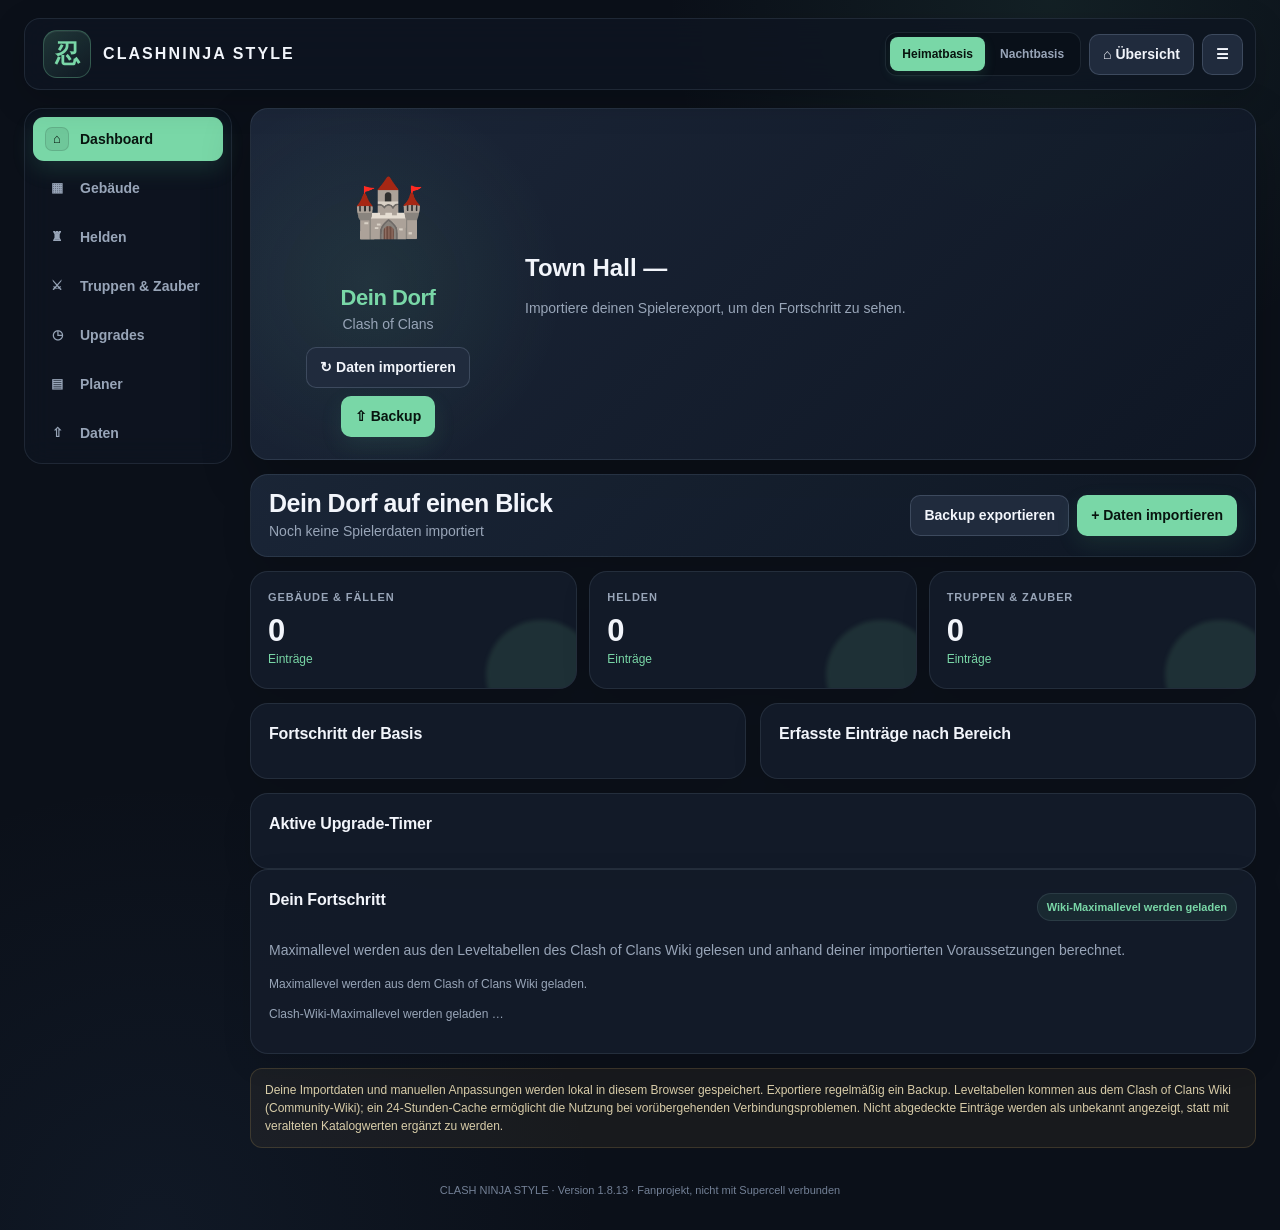
<file: index.html>
<!doctype html>
<html lang="de"><head><meta charset="utf-8"><meta name="viewport" content="width=device-width,initial-scale=1,viewport-fit=cover"><meta name="theme-color" content="#183523"><meta name="description" content="Privater Clash-of-Clans-Tracker mit Dorfexport-Import, Fortschritt und lokalem Upgrade-Planer."><meta name="robots" content="noindex,nofollow"><title>Clash Ninja Style 1.8.13 – Dorf-Fortschritt</title>
<link rel="stylesheet" href="style.css"></head><body><div class="app">
<header class="top"><div class="brand"><div class="logo">忍</div><div><h1>CLASH<br>NINJA STYLE</h1></div></div><div class="headactions"><div class="village-switch" role="group" aria-label="Basis auswählen"><button type="button" class="active" data-village="home" aria-label="Heimatbasis" aria-pressed="true" onclick="setVillageView('home')"><span class="village-full">Heimatbasis</span><span class="village-compact">Heimat</span></button><button type="button" data-village="builder" aria-label="Nachtbasis" aria-pressed="false" onclick="setVillageView('builder')"><span class="village-full">Nachtbasis</span><span class="village-compact">Nacht</span></button></div><button class="btn" onclick="show('dashboard')">⌂ Übersicht</button><button class="btn" aria-label="Menü öffnen" onclick="document.getElementById('nav').classList.toggle('menuopen')">☰</button></div></header>
<div class="layout"><aside class="side" id="nav">
<button class="nav active" data-page="dashboard"><span>⌂</span>Dashboard</button><button class="nav" data-page="buildings"><span>▦</span>Gebäude</button><button class="nav" data-page="heroes"><span>♜</span>Helden</button><button class="nav" data-page="troops"><span>⚔</span>Truppen & Zauber</button><button class="nav" data-page="upgrades"><span>◷</span>Upgrades</button><button class="nav" data-page="planner"><span>▤</span>Planer</button><button class="nav" data-page="import"><span>⇧</span>Daten</button>
</aside><main class="content">
<section id="dashboard"><div class="profilebox"><div class="profile-left"><div class="profile-town" id="profiletownimage">🏰</div><div class="profile-tag" id="profiletag">Dein Dorf</div><div class="muted" id="profiletown">Clash of Clans</div><div class="actions" style="justify-content:center;margin-top:12px"><button class="btn" onclick="show('import')">↻ Daten importieren</button><button class="btn gold" onclick="exportData()">⇧ Backup</button></div></div><div class="profile-right"><h2 id="profiletitle">Town Hall —</h2><div id="profilebars"><div class="muted">Importiere deinen Spielerexport, um den Fortschritt zu sehen.</div></div></div></div><div class="welcome"><div><h2 id="dashboardtitle">Dein Dorf auf einen Blick</h2><div class="muted" id="playerline">Noch keine Spielerdaten importiert</div></div><div class="actions"><button class="btn" onclick="exportData()">Backup exportieren</button><button class="btn gold" onclick="show('import')">+ Daten importieren</button></div></div>
<div class="stats"><div class="card stat"><label id="sbuildlabel">GEBÄUDE & FÄLLEN</label><strong id="sbuild">0</strong><em>Einträge</em></div><div class="card stat"><label>HELDEN</label><strong id="sheroes">0</strong><em>Einträge</em></div><div class="card stat"><label id="stroopslabel">TRUPPEN & ZAUBER</label><strong id="stroops">0</strong><em>Einträge</em></div></div>
<div class="grid"><div class="card"><h3>Fortschritt der Basis</h3><div id="villagebars"></div></div><div class="card"><h3>Erfasste Einträge nach Bereich</h3><div id="bars"></div></div><div class="card"><h3>Aktive Upgrade-Timer</h3><div id="timers"></div></div></div>
<div class="card"><div class="split"><h3>Dein Fortschritt</h3><span class="pill" id="knownprogress">Wiki-Maximallevel werden geladen</span></div><p class="muted">Maximallevel werden aus den Leveltabellen des Clash of Clans Wiki gelesen und anhand deiner importierten Voraussetzungen berechnet.</p><div id="progresssummary" class="mini">Maximallevel werden aus dem Clash of Clans Wiki geladen.</div><p id="gameDataStatus" class="mini" aria-live="polite">Clash-Wiki-Maximallevel werden geladen …</p></div>
<div class="notice">Deine Importdaten und manuellen Anpassungen werden lokal in diesem Browser gespeichert. Exportiere regelmäßig ein Backup. Leveltabellen kommen aus dem Clash of Clans Wiki (Community-Wiki); ein 24-Stunden-Cache ermöglicht die Nutzung bei vorübergehenden Verbindungsproblemen. Nicht abgedeckte Einträge werden als unbekannt angezeigt, statt mit veralteten Katalogwerten ergänzt zu werden.</div></section>
<section id="listpage" class="hide"><div class="welcome"><div><h2 id="listtitle">Gebäude</h2><div class="muted" id="listcount">0 Einträge</div></div></div><div class="toolbar"><input id="search" placeholder="Nach Namen suchen …" oninput="renderList()"><select id="quickfilter" aria-label="Schnellfilter" onchange="renderList()"><option value="all">Schnellfilter: alle</option><option value="not-maxed">Nicht maximiert (bekannte Max-Level)</option><option value="upgrading">Upgrade läuft</option></select><select id="category" onchange="renderList()"><option value="all">Alle Kategorien</option></select><select id="sort" onchange="renderList()"><option value="id">Sortierung: Standard</option><option value="level">Level: hoch zuerst</option><option value="name">Kategorie</option></select></div><div class="itemgrid" id="items"></div></section>
<section id="detailpage" class="hide"><div class="welcome"><div><h2 id="detailtitle">Levelübersicht</h2><div class="muted" id="detailmeta"></div></div><button class="btn" onclick="closeItemDetail()">← Zurück</button></div><div id="detaillegend" class="detail-legend"></div><div class="detail-pager"><button class="btn" id="detailprev" onclick="changeDetailPage(-1)">← Vorherige</button><span id="detailpageinfo"></span><button class="btn" id="detailnext" onclick="changeDetailPage(1)">Nächste →</button><button class="btn gold" onclick="jumpToCurrentDetailLevel()">Aktuelles Level</button><select id="detailsize" onchange="setDetailPageSize(this.value)" aria-label="Anzahl Level pro Seite"><option value="10">10 pro Seite</option><option value="25">25 pro Seite</option><option value="50">50 pro Seite</option><option value="all">Alle anzeigen</option></select></div><div class="detail-table-wrap"><table class="detail-table"><thead><tr><th>Level</th><th>Kosten</th><th>Bau-/Upgradezeit</th><th>Voraussetzung</th></tr></thead><tbody id="detaillevels"></tbody></table></div></section>
<section id="upgrades" class="hide"><div class="welcome"><div><h2>Upgrade-Verwaltung</h2><div class="muted">Timer aus dem Export und deine Bauarbeiter-Zuordnung</div></div></div><div class="card"><h3>Aktive Timer aus deinem Export</h3><div class="mini" id="timerwarning"></div><p class="muted">Timer-Rohwerte aus dem Export werden unverändert angezeigt. Automatische Bauarbeiter-Zuordnungen sind Vorschläge und können manuell geändert werden.</p><div id="alltimers"></div></div><div class="card"><h3>Bauarbeiter-Zuordnung</h3><p class="muted">Du kannst laufende Upgrades hier manuell einem Bauarbeiter zuordnen. Die Zuordnung wird lokal gespeichert.</p><div id="builderassign"></div></div></section>
<section id="planner" class="hide"><div class="welcome"><div><h2>Upgrade-Planer</h2><div class="muted">Plane deine nächsten Verbesserungen</div></div></div><div class="card"><h3>Neues Upgrade vormerken</h3><div class="formgrid"><div class="formfield"><label>Gebäude / Einheit</label><input id="planname" placeholder="z. B. Bogenschützenturm"></div><div class="formfield"><label>Aktuelles Level</label><input id="planlevel" type="number" min="0" placeholder="z. B. 13"></div><div class="formfield"><label>Ziel-Level</label><input id="plantarget" type="number" min="1" placeholder="z. B. 14"></div><div class="formfield"><label>Bauarbeiter</label><input id="planbuilder" placeholder="z. B. Bauarbeiter 1"></div><div class="formfield"><label>Geplanter Start</label><input id="planstart" type="date"></div><div class="formfield"><label>Notiz</label><input id="plannote" placeholder="Optional"></div></div><button class="btn gold" style="margin-top:12px" onclick="addPlan()">Zum Plan hinzufügen</button></div><div class="card"><h3>Deine Planung</h3><div id="plantotals"></div><div id="plans"></div></div></section>
<section id="import" class="hide"><div class="welcome"><div><h2>Daten & Backup</h2><div class="muted">Spielstand importieren oder Tracker-Daten sichern</div></div></div><div class="card"><h3>Clash-of-Clans-JSON importieren</h3><input type="file" id="file" accept=".json,.txt,application/json,text/plain" class="btn"><p class="muted">JSON-Datei auswählen oder JSON-Inhalt einfügen (auch UTF-16- und Backup-Dateien):</p><textarea id="paste" style="width:100%;height:160px;background:#11120f;color:#eee;border:1px solid var(--line);border-radius:10px;padding:12px" placeholder='{"tag":"#...","buildings":[...]}'></textarea><div class="actions" style="margin-top:12px"><button class="btn gold" onclick="importPaste()">Importieren</button><button class="btn" onclick="exportData()">Backup herunterladen</button><button class="btn danger" onclick="clearData()">Spielstand löschen</button></div><p id="importmsg" class="muted"></p></div><div class="card"><h3>Über diese Version</h3><button class="btn" onclick="retryGameData()">Wiki-Maximallevel neu laden</button><p class="muted">Maximallevel stammen aus den Leveltabellen des Clash of Clans Wiki und berücksichtigen Rathaus, Labor, Heldenhalle, Schmiede, Haustierhaus, Bauarbeiterhalle und Sternlabor. Der Shop-Spieldatenkatalog dient nur zur Zuordnung von Namen und Seltenheiten; seine Levelwerte werden nicht als Ersatz verwendet. Wiki-Daten werden bis zu 24 Stunden lokal zwischengespeichert. Tracker-Daten bleiben lokal in diesem Browser; sichere sie regelmäßig über ein Backup.</p></div></section>
</main></div><footer>CLASH NINJA STYLE · Version 1.8.13 · Fanprojekt, nicht mit Supercell verbunden</footer></div>
<script src="app.js"></script></body></html>
</file>
<file: style.css>
:root {
  --bg: #0b1019;
  --bg-soft: #101722;
  --panel: rgba(20, 28, 42, 0.92);
  --panel-hover: #1b2638;
  --panel-strong: #1a2536;
  --line: rgba(166, 184, 210, 0.12);
  --line-strong: rgba(166, 184, 210, 0.22);
  --text: #f2f5fb;
  --muted: #98a5b8;
  --accent: #79d7a7;
  --accent-strong: #51bd8c;
  --accent-soft: rgba(121, 215, 167, 0.12);
  --gold: #f2c66d;
  --blue: #78a8df;
  --red: #df7a82;
  --shadow: 0 18px 50px rgba(0, 0, 0, 0.24);
  --radius: 18px;
}

* { box-sizing: border-box; }

html { scroll-behavior: smooth; }

body {
  margin: 0;
  min-height: 100vh;
  background:
    radial-gradient(circle at 82% 0%, rgba(78, 151, 124, 0.12), transparent 24rem),
    radial-gradient(circle at 12% 100%, rgba(67, 110, 166, 0.09), transparent 28rem),
    var(--bg);
  color: var(--text);
  font: 14px/1.5 Inter, "Segoe UI", Arial, sans-serif;
  -webkit-font-smoothing: antialiased;
}

button, input, select, textarea { font: inherit; }
button { cursor: pointer; }

::selection { background: rgba(121, 215, 167, 0.24); }

::-webkit-scrollbar { width: 10px; height: 10px; }
::-webkit-scrollbar-track { background: transparent; }
::-webkit-scrollbar-thumb {
  background: #344154;
  border: 3px solid var(--bg);
  border-radius: 999px;
}

.app {
  max-width: 1500px;
  min-height: 100vh;
  margin: 0 auto;
  padding: 18px 24px 32px;
}

.top {
  position: sticky;
  top: 12px;
  z-index: 30;
  height: 72px;
  display: flex;
  align-items: center;
  justify-content: space-between;
  margin-bottom: 18px;
  padding: 10px 12px 10px 18px;
  background: rgba(14, 21, 33, 0.82);
  border: 1px solid var(--line);
  border-radius: 16px;
  box-shadow: 0 10px 35px rgba(0, 0, 0, 0.18);
  backdrop-filter: blur(18px);
  -webkit-backdrop-filter: blur(18px);
}

.brand { display: flex; align-items: center; gap: 12px; }

.logo {
  width: 48px;
  height: 48px;
  display: grid;
  place-items: center;
  border: 1px solid rgba(121, 215, 167, 0.28);
  border-radius: 14px;
  background: linear-gradient(145deg, rgba(121, 215, 167, 0.18), rgba(121, 215, 167, 0.04));
  color: var(--accent);
  font-size: 25px;
  font-weight: 800;
  box-shadow: inset 0 1px rgba(255, 255, 255, 0.06);
}

.brand h1 {
  margin: 0;
  color: var(--text);
  font-size: 16px;
  line-height: 1.05;
  letter-spacing: 0.13em;
  font-weight: 800;
}

.brand h1 br { display: none; }

.headactions { display: flex; align-items: center; gap: 8px; }

.village-switch {
  display: inline-flex;
  align-items: center;
  gap: 3px;
  padding: 4px;
  border: 1px solid var(--line);
  border-radius: 12px;
  background: rgba(5, 10, 17, 0.42);
}

.village-switch button {
  min-height: 34px;
  padding: 7px 12px;
  border: 0;
  border-radius: 8px;
  background: transparent;
  color: var(--muted);
  font-size: 12px;
  font-weight: 800;
  white-space: nowrap;
  transition: color 160ms ease, background 160ms ease, box-shadow 160ms ease;
}

.village-switch button:hover { color: var(--text); }

.village-switch button.active {
  background: var(--accent);
  color: #08140f;
  box-shadow: 0 4px 12px rgba(81, 189, 140, 0.15);
}

.village-compact { display: none; }

.layout {
  display: grid;
  grid-template-columns: 208px minmax(0, 1fr);
  align-items: start;
  gap: 18px;
}

.side {
  position: sticky;
  top: 108px;
  display: flex;
  flex-direction: column;
  gap: 5px;
  padding: 8px;
  background: rgba(15, 22, 34, 0.72);
  border: 1px solid var(--line);
  border-radius: var(--radius);
  backdrop-filter: blur(14px);
}

.nav {
  width: 100%;
  min-height: 44px;
  display: flex;
  align-items: center;
  gap: 11px;
  padding: 10px 12px;
  border: 0;
  border-radius: 11px;
  background: transparent;
  color: var(--muted);
  text-align: left;
  font-weight: 700;
  transition: color 160ms ease, background 160ms ease, transform 160ms ease;
}

.nav span {
  width: 24px;
  height: 24px;
  display: grid;
  place-items: center;
  border: 1px solid transparent;
  border-radius: 7px;
  font-size: 13px;
  transition: inherit;
}

.nav:hover {
  color: var(--text);
  background: rgba(255, 255, 255, 0.035);
  transform: translateX(2px);
}

.nav.active {
  color: #08140f;
  background: var(--accent);
  box-shadow: 0 8px 22px rgba(81, 189, 140, 0.16);
}

.nav.active span {
  border-color: rgba(8, 20, 15, 0.12);
  background: rgba(8, 20, 15, 0.08);
}

.content { min-width: 0; }

#dashboard,
#listpage,
#detailpage,
#upgrades,
#planner,
#import {
  animation: page-enter 420ms cubic-bezier(.2,.75,.25,1) both;
}

@keyframes page-enter {
  from { opacity: 0; transform: translateY(8px); }
  to { opacity: 1; transform: translateY(0); }
}

.welcome {
  min-height: 74px;
  display: flex;
  align-items: center;
  justify-content: space-between;
  gap: 18px;
  margin: 0 0 14px;
  padding: 14px 18px;
  background: linear-gradient(135deg, rgba(28, 39, 57, 0.92), rgba(15, 23, 36, 0.92));
  border: 1px solid var(--line);
  border-radius: var(--radius);
  box-shadow: 0 12px 30px rgba(0, 0, 0, 0.12);
}

.welcome h2 {
  margin: 0 0 3px;
  color: var(--text);
  font-size: 25px;
  line-height: 1.15;
  letter-spacing: -0.02em;
}

.muted, small, .mini {
  color: var(--muted);
}

.mini { font-size: 12px; }

.actions, .toolbar { display: flex; gap: 8px; flex-wrap: wrap; }

.btn {
  min-height: 40px;
  padding: 9px 13px;
  border: 1px solid var(--line-strong);
  border-radius: 10px;
  background: #202b3d;
  color: var(--text);
  font-weight: 750;
  box-shadow: none;
  transition: transform 160ms ease, border-color 160ms ease, background 160ms ease, box-shadow 160ms ease;
}

.btn:hover {
  transform: translateY(-2px);
  border-color: rgba(121, 215, 167, 0.34);
  background: #253449;
  box-shadow: 0 8px 18px rgba(0, 0, 0, 0.16);
}

.btn:active { transform: translateY(0); }

.btn.gold {
  border-color: rgba(121, 215, 167, 0.32);
  background: var(--accent);
  color: #08140f;
  box-shadow: 0 8px 22px rgba(81, 189, 140, 0.12);
}

.btn.gold:hover { background: #8ae2b7; }

.btn.danger {
  border-color: rgba(223, 122, 130, 0.28);
  background: rgba(223, 122, 130, 0.1);
  color: #ffaeb4;
}

.tag, .pill {
  display: inline-flex;
  align-items: center;
  width: fit-content;
  min-height: 28px;
  padding: 4px 9px;
  border: 1px solid var(--line);
  border-radius: 999px;
  background: rgba(121, 215, 167, 0.08);
  color: var(--accent);
  font-size: 11px;
  font-weight: 800;
}

.card {
  margin-bottom: 14px;
  padding: 18px;
  background: var(--panel);
  border: 1px solid var(--line);
  border-radius: var(--radius);
  box-shadow: 0 10px 30px rgba(0, 0, 0, 0.11);
  backdrop-filter: blur(12px);
  transition: border-color 180ms ease, transform 180ms ease, box-shadow 180ms ease;
}

.card:hover {
  border-color: var(--line-strong);
  box-shadow: 0 16px 38px rgba(0, 0, 0, 0.16);
}

.card h3 {
  margin: 0 0 14px;
  color: var(--text);
  font-size: 16px;
  letter-spacing: -0.01em;
}

.stats {
  display: grid;
  grid-template-columns: repeat(3, minmax(0, 1fr));
  gap: 12px;
  margin-bottom: 14px;
}

.stat {
  position: relative;
  min-height: 118px;
  overflow: hidden;
  margin: 0;
  padding: 17px;
}

.stat::after {
  content: "";
  position: absolute;
  right: -20px;
  bottom: -42px;
  width: 110px;
  height: 110px;
  border-radius: 50%;
  background: var(--accent-soft);
  filter: blur(2px);
}

.stat label {
  display: block;
  color: var(--muted);
  font-size: 11px;
  font-weight: 800;
  letter-spacing: 0.08em;
}

.stat strong {
  display: block;
  margin: 10px 0 2px;
  color: var(--text);
  font-size: 31px;
  line-height: 1;
}

.stat em {
  color: var(--accent);
  font-size: 12px;
  font-style: normal;
}

.grid {
  display: grid;
  grid-template-columns: repeat(2, minmax(0, 1fr));
  gap: 14px;
}

.grid .card { margin: 0; }
.grid .card:last-child { grid-column: 1 / -1; }

.split {
  display: flex;
  align-items: center;
  justify-content: space-between;
  gap: 12px;
}

.rowitem {
  padding: 10px 0;
  border-bottom: 1px solid var(--line);
}

.rowitem:last-child { border-bottom: 0; }

.progress {
  height: 8px;
  overflow: hidden;
  border-radius: 999px;
  background: #273246;
}

.progress i {
  display: block;
  height: 100%;
  border-radius: inherit;
  background: linear-gradient(90deg, var(--accent-strong), var(--accent));
  box-shadow: 0 0 14px rgba(121, 215, 167, 0.24);
  transition: width 700ms cubic-bezier(.2,.75,.25,1);
}

.meterlabel {
  display: flex;
  justify-content: space-between;
  margin: 8px 0 5px;
  color: var(--muted);
  font-size: 12px;
}

.badgegreen { color: var(--accent); }
.empty, .ninja-empty, .empty-detail {
  padding: 28px 14px;
  text-align: center;
  color: var(--muted);
}

.hide { display: none !important; }

.profilebox {
  display: grid;
  grid-template-columns: 230px minmax(0, 1fr);
  gap: 22px;
  align-items: center;
  margin-bottom: 14px;
  padding: 22px;
  background:
    radial-gradient(circle at 12% 50%, rgba(121, 215, 167, 0.09), transparent 12rem),
    linear-gradient(135deg, rgba(29, 40, 58, 0.96), rgba(15, 23, 36, 0.96));
  border: 1px solid var(--line);
  border-radius: var(--radius);
  box-shadow: var(--shadow);
}

.profile-left { min-width: 0; text-align: center; }
.profile-town {
  min-height: 150px;
  display: grid;
  place-items: center;
  font-size: 58px;
}

.townhall-art {
  width: 180px;
  max-width: 100%;
  height: 150px;
  object-fit: contain;
  filter: drop-shadow(0 16px 12px rgba(0, 0, 0, 0.28));
  transition: transform 300ms ease;
}

.profile-town:hover .townhall-art { transform: scale(1.035) translateY(-3px); }
.profile-tag {
  color: var(--accent);
  font-size: 22px;
  font-weight: 850;
  letter-spacing: -0.02em;
}

.profile-right h2 {
  margin: 0 0 12px;
  font-size: 24px;
}

.profilebar {
  display: grid;
  grid-template-columns: minmax(0, 1fr) 92px;
  gap: 10px;
  align-items: center;
  margin: 8px 0;
}

.profilebar .progress { height: 7px; }
.profilebar small { text-align: right; font-size: 12px; }

.toolbar {
  margin-bottom: 12px;
  padding: 10px;
  background: rgba(16, 23, 35, 0.82);
  border: 1px solid var(--line);
  border-radius: 14px;
}

.toolbar input,
.toolbar select,
.field,
.formfield input,
.formfield select,
.formfield textarea,
#paste,
.detail-pager select {
  min-height: 42px;
  border: 1px solid var(--line);
  border-radius: 10px;
  background: #111927;
  color: var(--text);
  outline: none;
  transition: border-color 160ms ease, box-shadow 160ms ease, background 160ms ease;
}

.toolbar input:focus,
.toolbar select:focus,
.field:focus,
.formfield input:focus,
.formfield select:focus,
.formfield textarea:focus,
#paste:focus,
.detail-pager select:focus {
  border-color: rgba(121, 215, 167, 0.55);
  box-shadow: 0 0 0 3px rgba(121, 215, 167, 0.08);
}

.toolbar input {
  flex: 1 1 190px;
  min-width: 150px;
  padding: 9px 12px;
}

.toolbar select {
  padding: 9px 34px 9px 10px;
  color: var(--muted);
}

.itemgrid { display: grid; gap: 12px; }

.ninja-section,
.ninja-item-group,
.detail-table-wrap {
  overflow: hidden;
  border: 1px solid var(--line);
  border-radius: var(--radius);
  background: var(--panel);
  box-shadow: 0 10px 30px rgba(0, 0, 0, 0.1);
}

.ninja-heading {
  padding: 14px 18px;
  border-bottom: 1px solid var(--line);
  color: var(--text);
  font-size: 16px;
  font-weight: 850;
}

.ninja-summary {
  padding: 8px 18px;
  border-bottom: 1px solid var(--line);
  background: rgba(255, 255, 255, 0.018);
  color: var(--muted);
  font-size: 12px;
}

.ninja-item-group {
  margin: 10px;
  border-radius: 14px;
  box-shadow: none;
}

.ninja-item-heading {
  padding: 11px 14px;
  border-bottom: 1px solid var(--line);
  color: #dfe6f1;
  font-size: 15px;
  font-weight: 800;
}

.ninja-item-heading small {
  margin-left: 6px;
  color: var(--accent);
  font-size: 12px;
}

.ninja-row {
  min-height: 82px;
  display: grid;
  grid-template-columns: 210px minmax(0, 1fr);
  border-bottom: 1px solid var(--line);
  background: rgba(255, 255, 255, 0.012);
}

.ninja-row:nth-child(even) { background: rgba(255, 255, 255, 0.025); }

.item-detail-row {
  cursor: pointer;
  transition: background 170ms ease, transform 170ms ease;
}

.item-detail-row:hover { background: var(--panel-hover); }
.item-detail-row:focus-visible { outline: 2px solid var(--accent); outline-offset: -2px; }

.ninja-left {
  display: grid;
  grid-template-columns: 48px 1fr auto;
  align-items: center;
  gap: 9px;
  min-width: 0;
  padding: 10px 12px;
  border-right: 1px solid var(--line);
}

.ninja-icon {
  display: grid;
  place-items: center;
  font-size: 26px;
}

.game-icon, .image-fallback {
  width: 46px;
  height: 46px;
  object-fit: contain;
}

.image-fallback {
  display: grid;
  place-items: center;
  border: 1px solid var(--line);
  border-radius: 12px;
  background: #192437;
  color: var(--muted);
}

.ninja-level {
  min-width: 0;
  color: var(--text);
  font-weight: 850;
  white-space: nowrap;
}

.ninja-up {
  width: 38px;
  height: 38px;
  border: 1px solid rgba(121, 215, 167, 0.24);
  border-radius: 10px;
  background: var(--accent-soft);
  color: var(--accent);
  font-size: 16px;
  transition: transform 160ms ease, background 160ms ease;
}

.ninja-up:hover {
  transform: translateY(-2px) scale(1.03);
  background: rgba(121, 215, 167, 0.18);
}

.ninja-right {
  display: flex;
  flex-direction: column;
  justify-content: center;
  gap: 8px;
  min-width: 0;
  padding: 12px 16px;
}

.level-overview {
  display: flex;
  justify-content: space-between;
  align-items: baseline;
  gap: 10px;
}

.level-overview strong { color: var(--text); font-size: 14px; }
.level-overview span { color: var(--muted); font-size: 12px; text-align: right; }

.level-progress {
  height: 7px;
  overflow: hidden;
  border-radius: 999px;
  background: #273246;
}

.level-progress i {
  display: block;
  height: 100%;
  border-radius: inherit;
  background: linear-gradient(90deg, var(--accent-strong), var(--accent));
  transition: width 700ms cubic-bezier(.2,.75,.25,1);
}

.ninja-edit {
  display: flex;
  align-items: center;
  gap: 10px;
  padding: 9px 12px;
  border-bottom: 1px solid var(--line);
  background: rgba(8, 14, 23, 0.24);
}

.ninja-edit label {
  display: flex;
  align-items: center;
  gap: 7px;
  color: var(--muted);
  font-size: 12px;
}

.ninja-edit input {
  min-height: 36px;
  border: 1px solid var(--line);
  border-radius: 8px;
  background: #101827;
  color: var(--text);
  padding: 7px 9px;
  outline: none;
}

.ninja-edit input[type="number"] { width: 72px; }
.ninja-edit > input[aria-label] { flex: 1; min-width: 120px; }
.ninja-edit .cap-note {
  flex: 1;
  color: var(--muted);
  font-size: 11px;
}

.detail-legend {
  display: flex;
  gap: 16px;
  flex-wrap: wrap;
  margin: 0 0 12px;
  color: var(--muted);
  font-size: 12px;
}

.detail-legend b {
  width: 10px;
  height: 10px;
  display: inline-block;
  margin-right: 6px;
  border-radius: 50%;
}

.currentMark { background: var(--gold); }
.doneMark { background: var(--accent); }

.detail-pager {
  display: flex;
  align-items: center;
  gap: 8px;
  flex-wrap: wrap;
  margin-bottom: 12px;
}

.detail-pager span {
  min-width: 110px;
  text-align: center;
  color: var(--muted);
  font-size: 12px;
}

.detail-pager select { padding: 8px 10px; }
.detail-pager .btn:disabled { opacity: 0.42; cursor: not-allowed; transform: none; }

.detail-table-wrap { overflow-x: auto; }

.detail-table {
  width: 100%;
  min-width: 620px;
  border-collapse: collapse;
}

.detail-table th, .detail-table td {
  padding: 12px 14px;
  border-bottom: 1px solid var(--line);
  text-align: left;
}

.detail-table th {
  background: rgba(255, 255, 255, 0.025);
  color: var(--muted);
  font-size: 12px;
  letter-spacing: 0.04em;
  text-transform: uppercase;
}

.detail-table tr:last-child td { border-bottom: 0; }
.detail-table tr.current { background: rgba(242, 198, 109, 0.1); box-shadow: inset 3px 0 var(--gold); }
.detail-table tr.completed { background: rgba(121, 215, 167, 0.055); }

.detail-cost-cell { white-space: normal; }
.detail-cost-item {
  display: inline-flex;
  align-items: center;
  gap: 5px;
  margin: 2px 8px 2px 0;
  white-space: nowrap;
}

.detail-resource-icon {
  width: 22px;
  height: 22px;
  object-fit: contain;
  filter: drop-shadow(0 2px 3px rgba(0, 0, 0, 0.28));
}

.timer {
  margin: 8px 0;
  padding: 12px;
  border: 1px solid var(--line);
  border-left: 3px solid var(--gold);
  border-radius: 10px;
  background: rgba(242, 198, 109, 0.035);
}

.formgrid {
  display: grid;
  grid-template-columns: repeat(3, minmax(0, 1fr));
  gap: 10px;
}

.formfield { display: flex; flex-direction: column; gap: 6px; }
.formfield label { color: var(--muted); font-size: 12px; font-weight: 700; }
.formfield input, .formfield select, .formfield textarea { width: 100%; padding: 9px 11px; }

.plan-totals {
  display: grid;
  grid-template-columns: repeat(2, minmax(0, 1fr));
  gap: 10px;
  margin: 10px 0;
}

.plan-total {
  padding: 12px;
  border: 1px solid var(--line);
  border-radius: 10px;
  background: rgba(255, 255, 255, 0.018);
}

.plan-total > div { margin-top: 6px; font-size: 16px; font-weight: 800; }
.plan-total small { font-weight: 500; }
.plan-costs .detail-resource-icon { width: 20px; height: 20px; }

.notice {
  margin: 12px 0;
  padding: 12px 14px;
  border: 1px solid rgba(242, 198, 109, 0.16);
  border-radius: 12px;
  background: rgba(242, 198, 109, 0.055);
  color: #d9cda9;
  font-size: 12px;
}

#paste {
  width: 100%;
  min-height: 160px;
  resize: vertical;
  margin-top: 8px;
  padding: 12px;
}

button:focus-visible,
input:focus-visible,
select:focus-visible,
textarea:focus-visible,
.ninja-row:focus-visible {
  outline: 2px solid rgba(121, 215, 167, 0.78);
  outline-offset: 2px;
}

footer {
  padding: 22px 0 0;
  color: #738096;
  font-size: 11px;
  text-align: center;
}

@media (max-width: 1100px) {
  .layout { grid-template-columns: 180px minmax(0, 1fr); }
  .ninja-row { grid-template-columns: 190px minmax(0, 1fr); }
  .profilebox { grid-template-columns: 200px minmax(0, 1fr); }
  .toolbar select { max-width: 190px; }
}

@media (max-width: 900px) {
  .stats { grid-template-columns: repeat(2, minmax(0, 1fr)); }
  .grid { grid-template-columns: 1fr; }
  .grid .card:last-child { grid-column: auto; }
  .layout { grid-template-columns: 1fr; }
  .side {
    position: sticky;
    top: 96px;
    z-index: 20;
    display: flex;
    flex-direction: row;
    overflow-x: auto;
    border-radius: 14px;
  }
  .nav { flex: 0 0 auto; width: auto; }
  .nav:hover { transform: translateY(-1px); }
  .ninja-row { grid-template-columns: 180px minmax(0, 1fr); }
}

@media (max-width: 650px) {
  .app { padding: 8px 10px 24px; }
  .top {
    top: 6px;
    height: 62px;
    margin-bottom: 10px;
    padding: 7px 8px 7px 10px;
  }
  .logo { width: 42px; height: 42px; border-radius: 12px; font-size: 21px; }
  .headactions .btn {
    min-height: 38px;
    padding: 7px 9px;
    font-size: 12px;
  }
  .brand h1 { font-size: 11px; letter-spacing: 0.08em; }
  .headactions > .btn:first-of-type { display: none; }
  .village-switch { gap: 1px; padding: 3px; }
  .village-switch button { min-height: 34px; padding: 6px 8px; font-size: 10px; }
  .village-full { display: none; }
  .village-compact { display: inline; }
  .layout { gap: 10px; }
  .side {
    top: 76px;
    display: none;
    width: calc(100% + 20px);
    margin-left: -10px;
    padding: 7px 10px;
    border-left: 0;
    border-right: 0;
    border-radius: 0;
  }
  .side.menuopen { display: flex; }
  .nav { padding: 8px 10px; min-height: 40px; }
  .welcome { align-items: flex-start; flex-direction: column; padding: 14px; }
  .welcome h2 { font-size: 21px; }
  .stats { gap: 8px; }
  .stat { min-height: 104px; padding: 14px; }
  .stat strong { font-size: 25px; }
  .profilebox {
    grid-template-columns: 1fr;
    gap: 8px;
    padding: 16px 12px;
  }
  .profile-town { min-height: 110px; }
  .townhall-art { width: 130px; height: 110px; }
  .profile-tag { font-size: 18px; }
  .profile-right h2 { font-size: 20px; }
  .toolbar { gap: 6px; }
  .toolbar input, .toolbar select { flex: 1 1 calc(50% - 6px); max-width: none; width: calc(50% - 6px); }
  .ninja-row { grid-template-columns: 1fr; }
  .ninja-left {
    grid-template-columns: 44px 1fr auto;
    min-height: 64px;
    border-right: 0;
    border-bottom: 1px solid var(--line);
  }
  .game-icon, .image-fallback { width: 40px; height: 40px; }
  .ninja-right { padding: 10px 12px; }
  .level-overview { align-items: flex-start; }
  .level-overview strong { font-size: 13px; }
  .ninja-edit { align-items: stretch; flex-wrap: wrap; }
  .ninja-edit .cap-note { flex: 1 1 100%; order: 3; }
  .ninja-edit > input[aria-label] { min-width: 100px; }
  .ninja-item-group { margin: 8px; }
  .formgrid { grid-template-columns: repeat(2, minmax(0, 1fr)); }
  .plan-totals { grid-template-columns: 1fr; }
  .profilebar { grid-template-columns: minmax(0, 1fr) 78px; }
  .detail-pager .btn { flex: 1 1 auto; }
  .detail-pager span { flex: 1 1 100%; order: -1; }
}

@media (prefers-reduced-motion: reduce) {
  *, *::before, *::after {
    scroll-behavior: auto !important;
    animation-duration: 0.01ms !important;
    animation-iteration-count: 1 !important;
    transition-duration: 0.01ms !important;
  }
}
</file>
